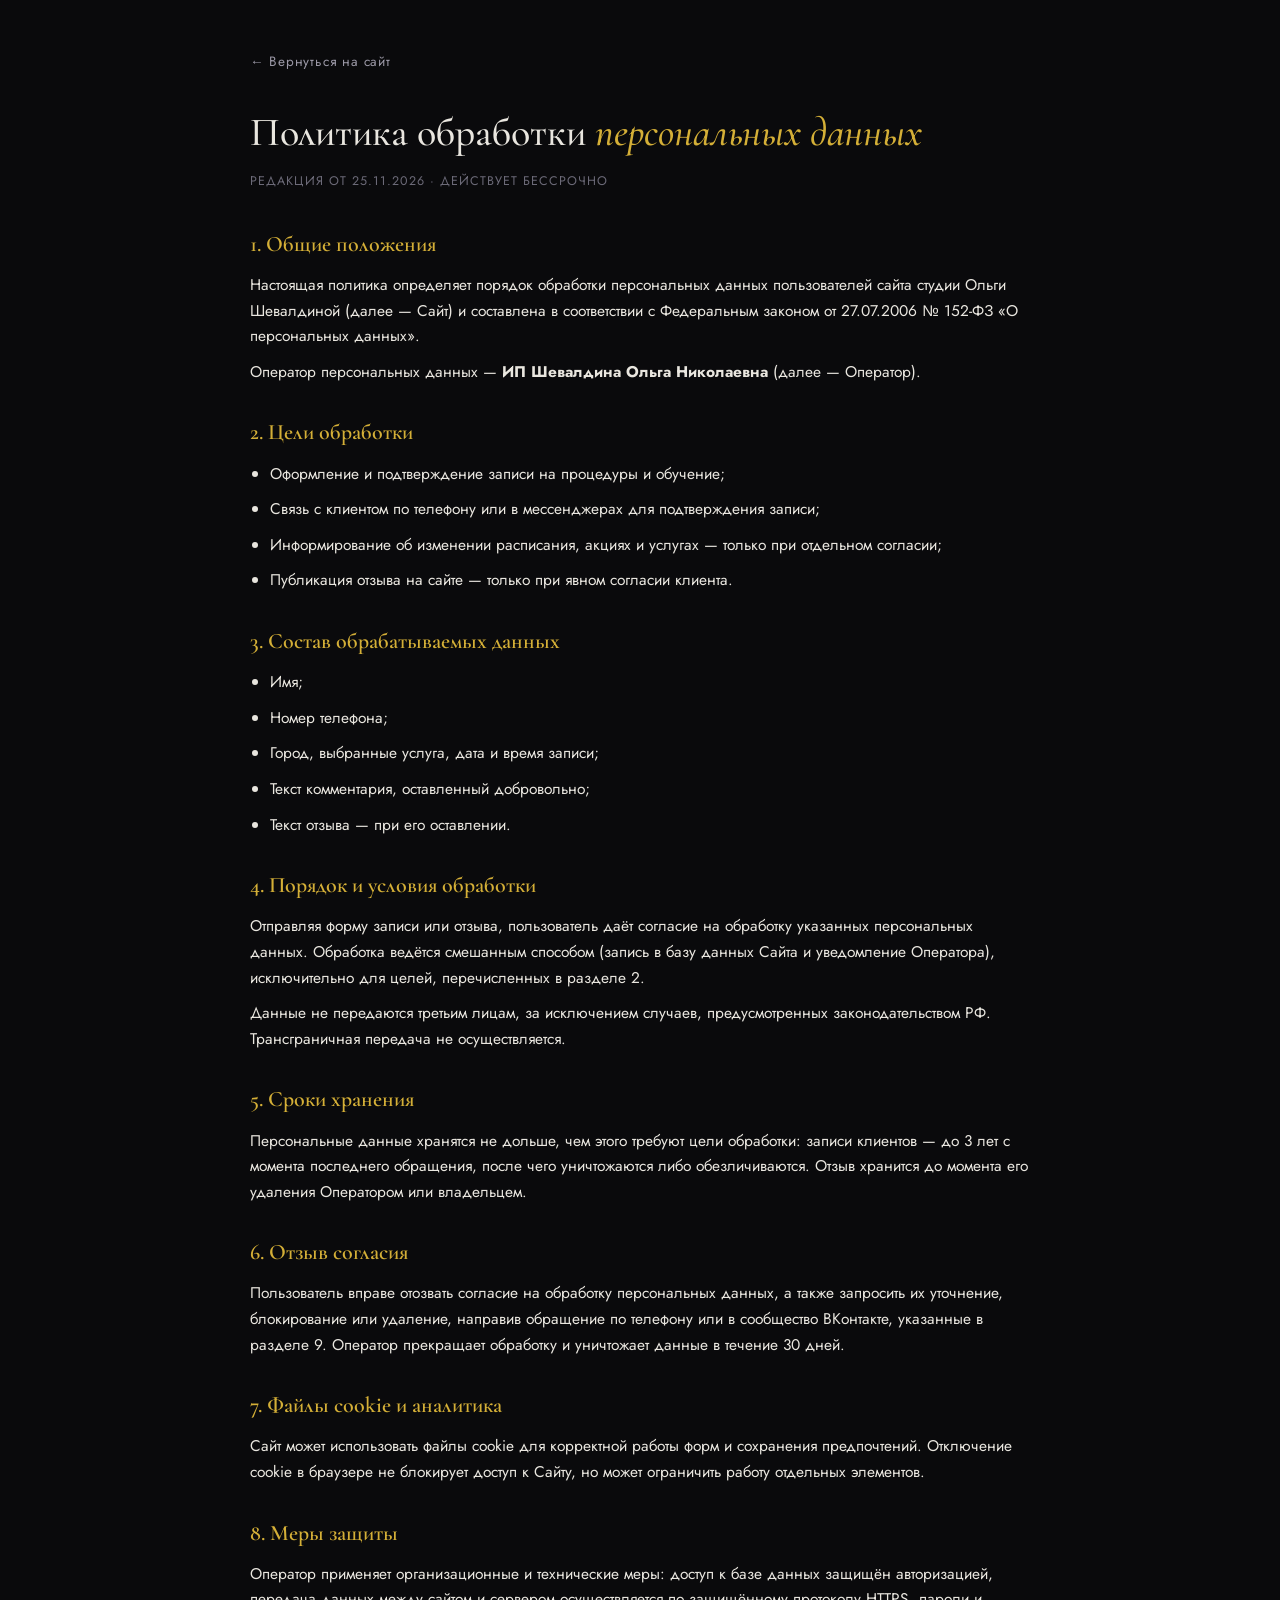
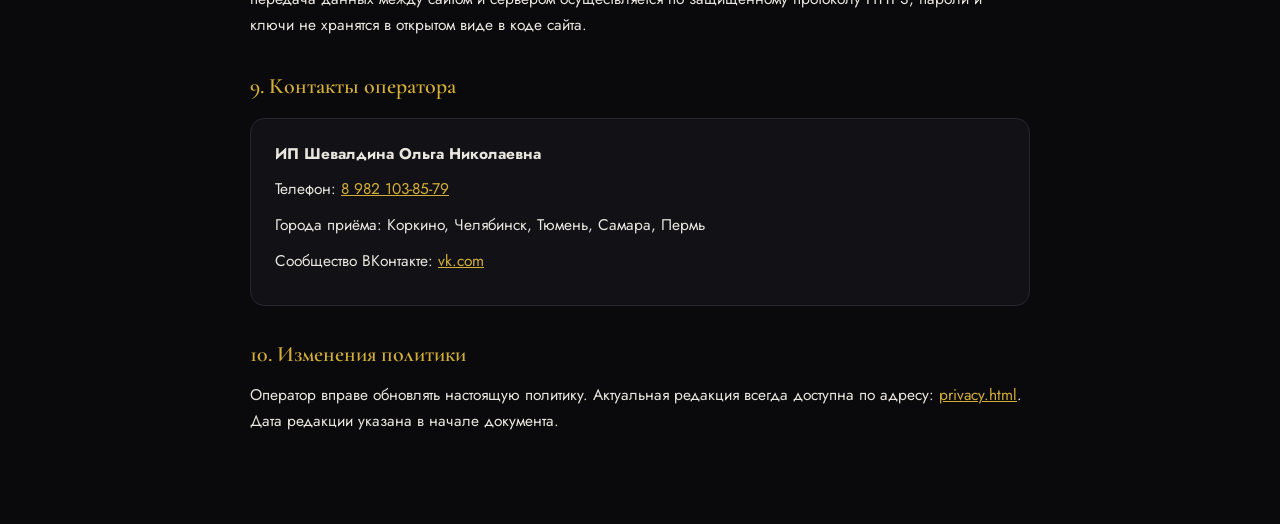
<file: dark-luxury/privacy.html>
<!DOCTYPE html>
<html lang="ru">
<head>
<meta charset="UTF-8"/>
<meta name="viewport" content="width=device-width, initial-scale=1.0"/>
<title>Политика обработки персональных данных — Студия Ольги Шевалдиной</title>
<meta name="description" content="Политика обработки персональных данных студии Ольги Шевалдиной (152-ФЗ)."/>
<meta name="robots" content="noindex, follow"/>
<meta name="theme-color" content="#08080b"/>
<link rel="icon" type="image/svg+xml" href="favicon.svg"/>
<link rel="canonical" href="https://grishkov0106-cmd.github.io/shevaldina-demo-v2/dark-luxury/privacy.html"/>
<link rel="preconnect" href="https://fonts.googleapis.com">
<link rel="preconnect" href="https://fonts.gstatic.com" crossorigin>
<link href="https://fonts.googleapis.com/css2?family=Cormorant+Garamond:wght@400;500;600&family=Jost:wght@300;400;500&display=swap" rel="stylesheet">
<style>
:root{--bg:#0a0a0c;--bg2:#121216;--ink:#e9e6df;--muted:#9b98a6;--dim:#6c6a78;--gold:#d4af37;--line:#26262e;
--serif:'Cormorant Garamond',Georgia,serif;--sans:'Jost','Segoe UI',sans-serif}
*{box-sizing:border-box;margin:0;padding:0}
body{background:var(--bg);color:var(--ink);font-family:var(--sans);font-size:15.5px;line-height:1.65}
.wrap{max-width:820px;margin:0 auto;padding:48px 20px 80px}
a{color:var(--gold)}
h1{font-family:var(--serif);font-size:clamp(28px,5vw,40px);font-weight:500;margin-bottom:6px}
h1 em{color:var(--gold)}
.updated{color:var(--dim);font-size:12.5px;letter-spacing:.08em;text-transform:uppercase;margin-bottom:34px}
h2{font-family:var(--serif);font-size:22px;font-weight:600;color:var(--gold);margin:30px 0 10px}
p,li{margin-bottom:10px}
ul{padding-left:20px}
.card{background:var(--bg2);border:1px solid var(--line);border-radius:14px;padding:22px 24px;margin-top:14px}
.back{display:inline-flex;align-items:center;gap:8px;margin-bottom:26px;color:var(--muted);text-decoration:none;font-size:13.5px;letter-spacing:.06em}
.back:hover{color:var(--gold)}
.contact b{color:var(--ink)}
</style>
</head>
<body>
<div class="wrap">
  <a class="back" href="index.html">← Вернуться на сайт</a>
  <h1>Политика обработки <em>персональных данных</em></h1>
  <p class="updated">Редакция от 25.11.2026 · действует бессрочно</p>

  <h2>1. Общие положения</h2>
  <p>Настоящая политика определяет порядок обработки персональных данных пользователей сайта студии Ольги Шевалдиной (далее — Сайт) и составлена в соответствии с Федеральным законом от 27.07.2006 № 152-ФЗ «О персональных данных».</p>
  <p>Оператор персональных данных — <b>ИП Шевалдина Ольга Николаевна</b> (далее — Оператор).</p>

  <h2>2. Цели обработки</h2>
  <ul>
    <li>Оформление и подтверждение записи на процедуры и обучение;</li>
    <li>Связь с клиентом по телефону или в мессенджерах для подтверждения записи;</li>
    <li>Информирование об изменении расписания, акциях и услугах — только при отдельном согласии;</li>
    <li>Публикация отзыва на сайте — только при явном согласии клиента.</li>
  </ul>

  <h2>3. Состав обрабатываемых данных</h2>
  <ul>
    <li>Имя;</li>
    <li>Номер телефона;</li>
    <li>Город, выбранные услуга, дата и время записи;</li>
    <li>Текст комментария, оставленный добровольно;</li>
    <li>Текст отзыва — при его оставлении.</li>
  </ul>

  <h2>4. Порядок и условия обработки</h2>
  <p>Отправляя форму записи или отзыва, пользователь даёт согласие на обработку указанных персональных данных. Обработка ведётся смешанным способом (запись в базу данных Сайта и уведомление Оператора), исключительно для целей, перечисленных в разделе 2.</p>
  <p>Данные не передаются третьим лицам, за исключением случаев, предусмотренных законодательством РФ. Трансграничная передача не осуществляется.</p>

  <h2>5. Сроки хранения</h2>
  <p>Персональные данные хранятся не дольше, чем этого требуют цели обработки: записи клиентов — до 3 лет с момента последнего обращения, после чего уничтожаются либо обезличиваются. Отзыв хранится до момента его удаления Оператором или владельцем.</p>

  <h2>6. Отзыв согласия</h2>
  <p>Пользователь вправе отозвать согласие на обработку персональных данных, а также запросить их уточнение, блокирование или удаление, направив обращение по телефону или в сообщество ВКонтакте, указанные в разделе 9. Оператор прекращает обработку и уничтожает данные в течение 30 дней.</p>

  <h2>7. Файлы cookie и аналитика</h2>
  <p>Сайт может использовать файлы cookie для корректной работы форм и сохранения предпочтений. Отключение cookie в браузере не блокирует доступ к Сайту, но может ограничить работу отдельных элементов.</p>

  <h2>8. Меры защиты</h2>
  <p>Оператор применяет организационные и технические меры: доступ к базе данных защищён авторизацией, передача данных между сайтом и сервером осуществляется по защищённому протоколу HTTPS, пароли и ключи не хранятся в открытом виде в коде сайта.</p>

  <h2>9. Контакты оператора</h2>
  <div class="card contact">
    <p><b>ИП Шевалдина Ольга Николаевна</b></p>
    <p>Телефон: <a href="tel:+79821038579">8 982 103-85-79</a></p>
    <p>Города приёма: Коркино, Челябинск, Тюмень, Самара, Пермь</p>
    <p>Сообщество ВКонтакте: <a href="https://vk.com/" target="_blank" rel="noopener">vk.com</a></p>
  </div>

  <h2>10. Изменения политики</h2>
  <p>Оператор вправе обновлять настоящую политику. Актуальная редакция всегда доступна по адресу: <a href="privacy.html">privacy.html</a>. Дата редакции указана в начале документа.</p>
</div>
</body>
</html>
</file>
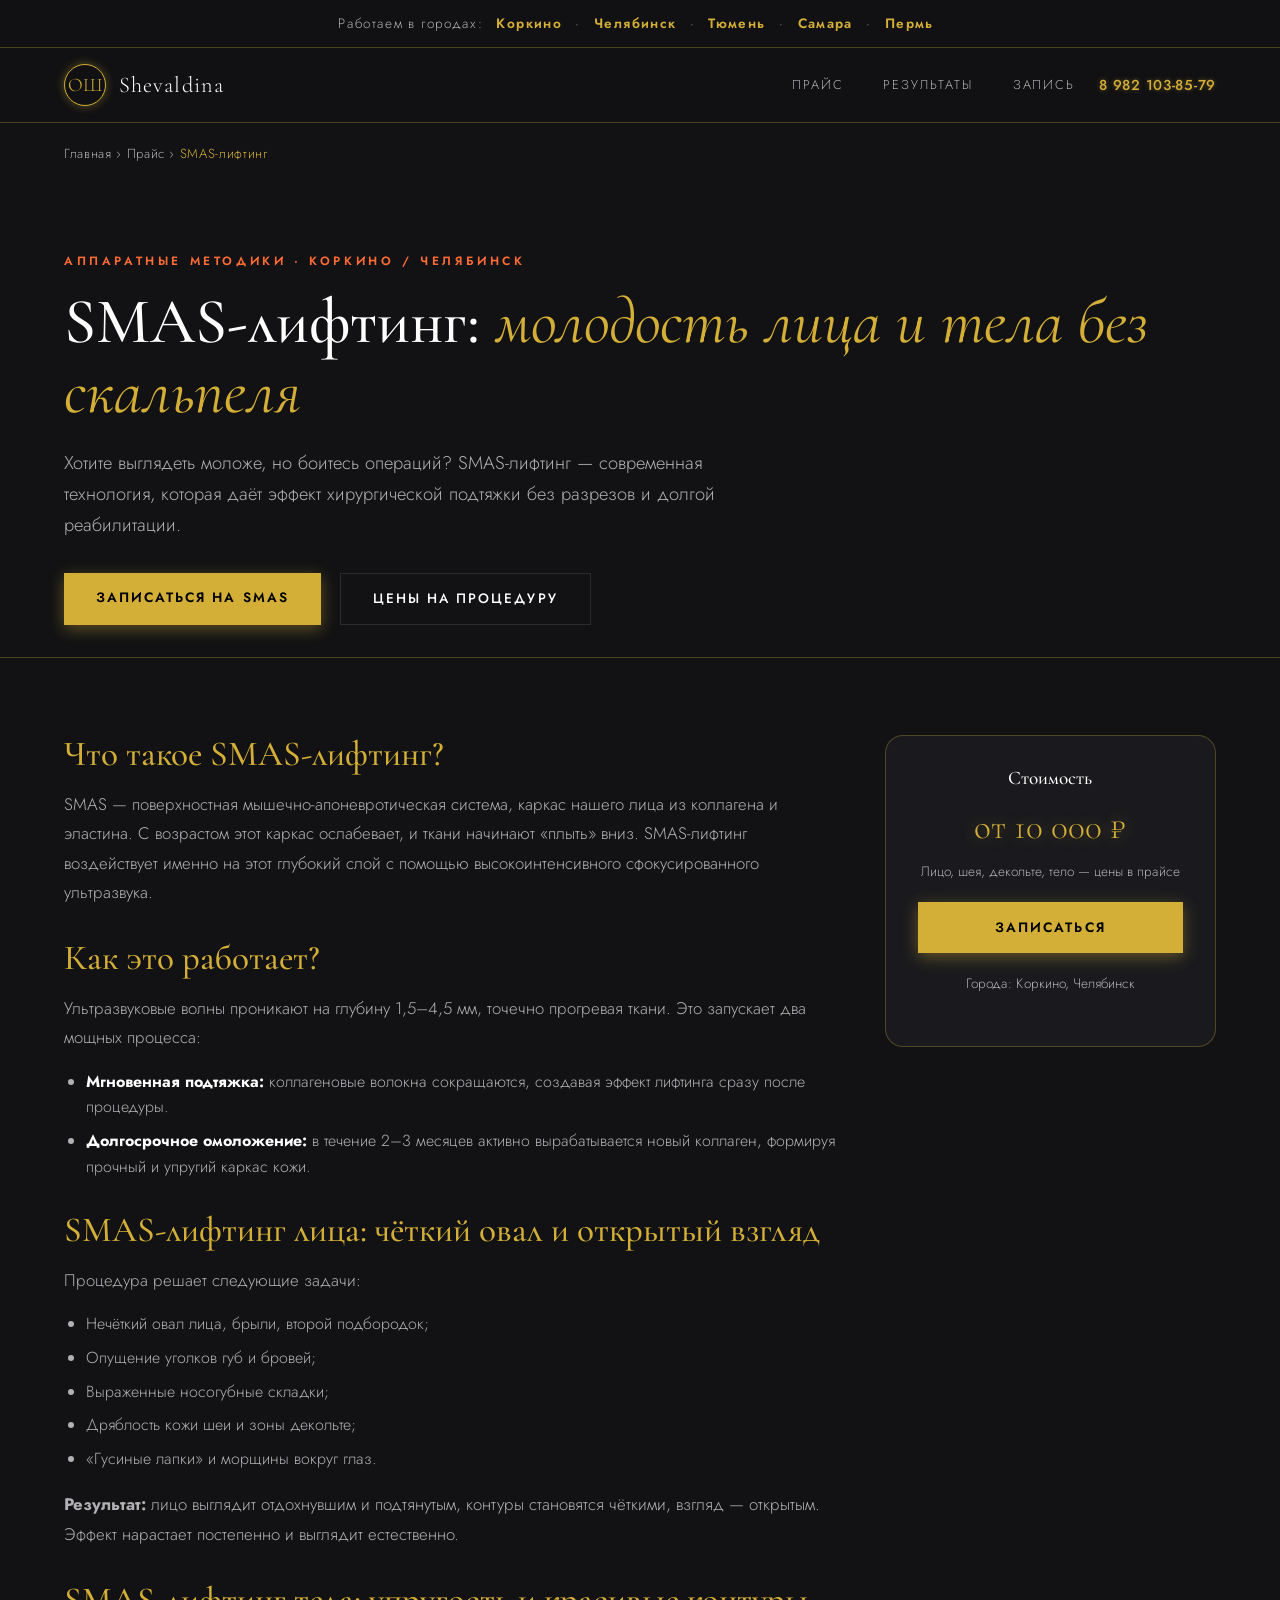
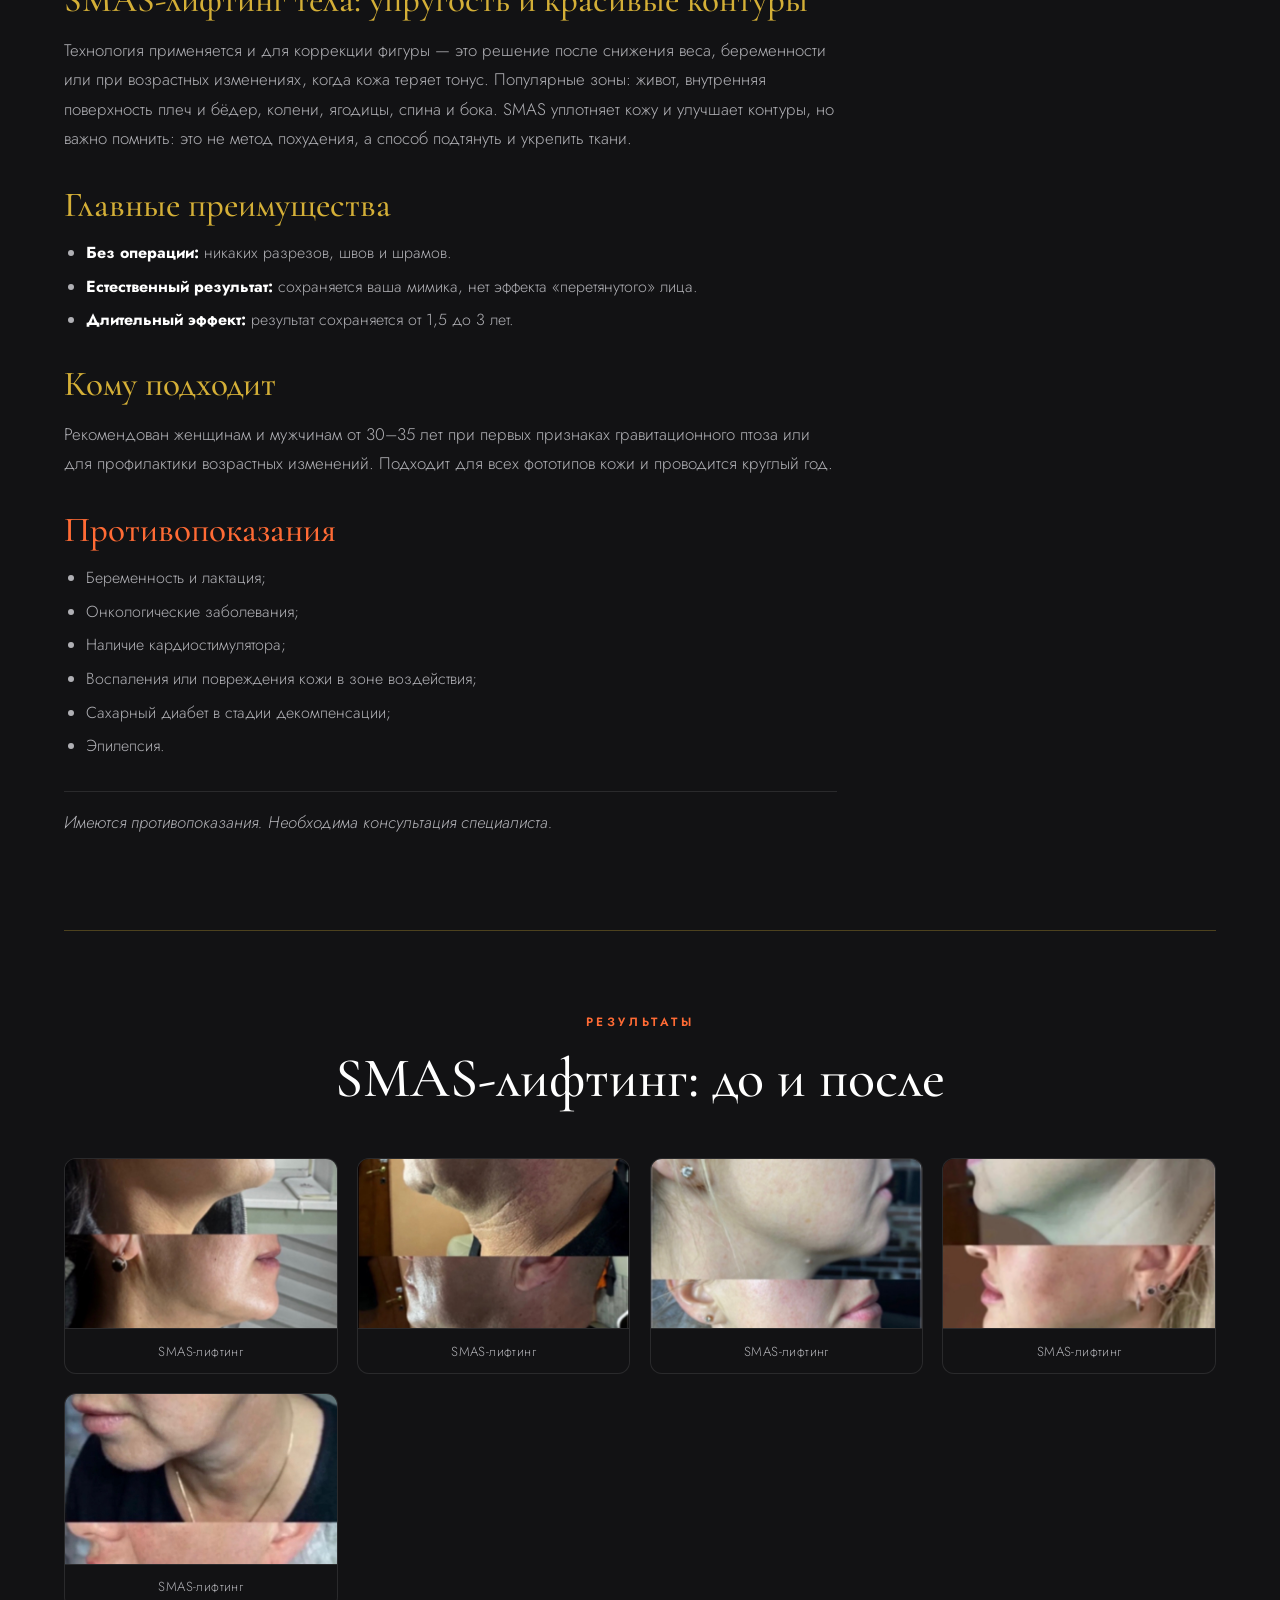
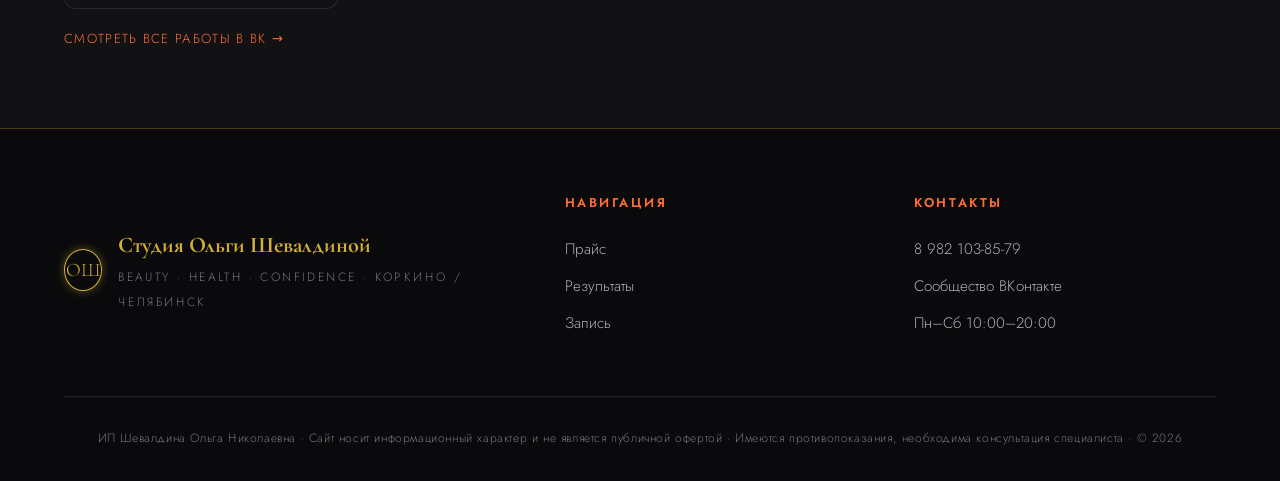
<file: dark-luxury/procedures/smas.html>
<!DOCTYPE html>
<html lang="ru">
<head>
<meta charset="UTF-8"/>
<meta name="viewport" content="width=device-width, initial-scale=1.0"/>
<title>SMAS-лифтинг в Челябинске и Коркино — цены, как работает, противопоказания | Ольга Шевалдина</title>
<meta name="description" content="SMAS-лифтинг лица и тела без операции: как работает ультразвуковой лифтинг, зоны коррекции, результат до 3 лет, противопоказания. Запись к косметологу Ольге Шевалдиной в Челябинске и Коркино."/>
<link rel="canonical" href="https://grishkov0106-cmd.github.io/dark-luxury/procedures/smas.html"/>
<link rel="preconnect" href="https://fonts.googleapis.com">
<link rel="preconnect" href="https://fonts.gstatic.com" crossorigin>
<link href="https://fonts.googleapis.com/css2?family=Cormorant+Garamond:ital,wght@0,400;0,500;0,600;1,400&family=Jost:wght@300;400;500&display=swap" rel="stylesheet">
<link rel="stylesheet" href="../css/style.css"/>
<meta property="og:type" content="article"/>
<meta property="og:site_name" content="Студия Ольги Шевалдиной"/>
<meta property="og:title" content="SMAS-лифтинг: молодость лица и тела без скальпеля"/>
<meta property="og:description" content="Современная технология подтяжки без разрезов и долгой реабилитации. Как работает, кому подходит, противопоказания."/>
<meta property="og:url" content="https://grishkov0106-cmd.github.io/dark-luxury/procedures/smas.html"/>
<meta property="og:image" content="https://grishkov0106-cmd.github.io/img/olga-hero.jpg"/>
<meta name="geo.region" content="RU-CHE"/>
<meta name="geo.placename" content="Челябинск, Коркино"/>
<script type="application/ld+json">
{
  "@context":"https://schema.org",
  "@graph":[
    {"@type":"BreadcrumbList","itemListElement":[
      {"@type":"ListItem","position":1,"name":"Главная","item":"https://grishkov0106-cmd.github.io/dark-luxury/"},
      {"@type":"ListItem","position":2,"name":"Прайс","item":"https://grishkov0106-cmd.github.io/dark-luxury/#price"},
      {"@type":"ListItem","position":3,"name":"SMAS-лифтинг","item":"https://grishkov0106-cmd.github.io/dark-luxury/procedures/smas.html"}
    ]},
    {"@type":"MedicalProcedure","name":"SMAS-лифтинг","procedureType":"https://schema.org/UltrasonicProcedure","bodyLocation":["Лицо","Шея","Декольте","Живот","Бёдра","Ягодицы","Руки"],"description":"Подтяжка тканей с помощью высокоинтенсивного сфокусированного ультразвука без хирургических разрезов.","performer":{"@type":"Person","name":"Ольга Шевалдина","jobTitle":"Врач-косметолог"},"areaServed":["Коркино","Челябинск"],"url":"https://grishkov0106-cmd.github.io/dark-luxury/procedures/smas.html"}
  ]
}
</script>
</head>
<body>

<div class="cities-bar">Работаем в городах: <span>Коркино</span> · <span>Челябинск</span> · <span>Тюмень</span> · <span>Самара</span> · <span>Пермь</span></div>

<header class="topbar">
  <div class="container topbar__in">
    <a href="../index.html" class="logo"><span class="logo__mono">ОШ</span><span class="logo__word">Shevaldina</span></a>
    <nav class="menu" id="menu">
      <a href="../index.html#price">Прайс</a>
      <a href="../index.html#results">Результаты</a>
      <a href="../index.html#contact">Запись</a>
    </nav>
    <a href="tel:+79821038579" class="phone-link">8 982 103-85-79</a>
    <button class="burger" id="burger" aria-label="Меню"><span></span><span></span></button>
  </div>
</header>

<nav class="proc-crumbs container" aria-label="Хлебные крошки">
  <a href="../index.html">Главная</a> › <a href="../index.html#price">Прайс</a> › <span>SMAS-лифтинг</span>
</nav>

<section class="proc-hero">
  <div class="container">
    <p class="overline">Аппаратные методики · Коркино / Челябинск</p>
    <h1>SMAS-лифтинг: <em>молодость лица и тела без скальпеля</em></h1>
    <p class="proc-lead">Хотите выглядеть моложе, но боитесь операций? SMAS-лифтинг — современная технология, которая даёт эффект хирургической подтяжки без разрезов и долгой реабилитации.</p>
    <div class="proc-actions">
      <a href="../index.html#contact" class="btn btn--gold">Записаться на SMAS</a>
      <a href="../index.html#price" class="btn btn--line">Цены на процедуру</a>
    </div>
  </div>
</section>

<article class="proc-wrap container">
  <div class="proc-content">
    <h2>Что такое SMAS-лифтинг?</h2>
    <p>SMAS — поверхностная мышечно-апоневротическая система, каркас нашего лица из коллагена и эластина. С возрастом этот каркас ослабевает, и ткани начинают «плыть» вниз. SMAS-лифтинг воздействует именно на этот глубокий слой с помощью высокоинтенсивного сфокусированного ультразвука.</p>

    <h2>Как это работает?</h2>
    <p>Ультразвуковые волны проникают на глубину 1,5–4,5 мм, точечно прогревая ткани. Это запускает два мощных процесса:</p>
    <ul>
      <li><b>Мгновенная подтяжка:</b> коллагеновые волокна сокращаются, создавая эффект лифтинга сразу после процедуры.</li>
      <li><b>Долгосрочное омоложение:</b> в течение 2–3 месяцев активно вырабатывается новый коллаген, формируя прочный и упругий каркас кожи.</li>
    </ul>

    <h2>SMAS-лифтинг лица: чёткий овал и открытый взгляд</h2>
    <p>Процедура решает следующие задачи:</p>
    <ul>
      <li>Нечёткий овал лица, брыли, второй подбородок;</li>
      <li>Опущение уголков губ и бровей;</li>
      <li>Выраженные носогубные складки;</li>
      <li>Дряблость кожи шеи и зоны декольте;</li>
      <li>«Гусиные лапки» и морщины вокруг глаз.</li>
    </ul>
    <p><b>Результат:</b> лицо выглядит отдохнувшим и подтянутым, контуры становятся чёткими, взгляд — открытым. Эффект нарастает постепенно и выглядит естественно.</p>

    <h2>SMAS-лифтинг тела: упругость и красивые контуры</h2>
    <p>Технология применяется и для коррекции фигуры — это решение после снижения веса, беременности или при возрастных изменениях, когда кожа теряет тонус. Популярные зоны: живот, внутренняя поверхность плеч и бёдер, колени, ягодицы, спина и бока. SMAS уплотняет кожу и улучшает контуры, но важно помнить: это не метод похудения, а способ подтянуть и укрепить ткани.</p>

    <h2>Главные преимущества</h2>
    <ul>
      <li><b>Без операции:</b> никаких разрезов, швов и шрамов.</li>
      <li><b>Естественный результат:</b> сохраняется ваша мимика, нет эффекта «перетянутого» лица.</li>
      <li><b>Длительный эффект:</b> результат сохраняется от 1,5 до 3 лет.</li>
    </ul>

    <h2>Кому подходит</h2>
    <p>Рекомендован женщинам и мужчинам от 30–35 лет при первых признаках гравитационного птоза или для профилактики возрастных изменений. Подходит для всех фототипов кожи и проводится круглый год.</p>

    <h2 class="proc-warn">Противопоказания</h2>
    <ul>
      <li>Беременность и лактация;</li>
      <li>Онкологические заболевания;</li>
      <li>Наличие кардиостимулятора;</li>
      <li>Воспаления или повреждения кожи в зоне воздействия;</li>
      <li>Сахарный диабет в стадии декомпенсации;</li>
      <li>Эпилепсия.</li>
    </ul>
    <p class="proc-disclaimer">Имеются противопоказания. Необходима консультация специалиста.</p>
  </div>

  <aside class="proc-side">
    <div class="proc-side__card">
      <h3>Стоимость</h3>
      <p class="proc-price">от 10 000 ₽</p>
      <p class="proc-muted">Лицо, шея, декольте, тело — цены в прайсе</p>
      <a href="../index.html#contact" class="btn btn--gold btn--full">Записаться</a>
      <p class="proc-muted" style="margin-top:.8rem">Города: Коркино, Челябинск</p>
    </div>
  </aside>
</article>

<section class="proc-gallery container">
  <div class="sec-head"><p class="overline">Результаты</p><h2>SMAS-лифтинг: до и после</h2></div>
  <div id="smasGallery" class="res-grid"></div>
  <p class="res-empty" id="smasEmpty" hidden>Фото результатов SMAS готовятся. Все работы — в сообществе ВКонтакте.</p>
  <a class="res-vk" id="procVkLink" href="#" target="_blank" rel="noopener">Смотреть все работы в ВК →</a>
</section>

<footer class="foot">
  <div class="container foot__in">
    <div class="foot__brand"><span class="logo__mono">ОШ</span><div><b>Студия Ольги Шевалдиной</b><small>Beauty · Health · Confidence · Коркино / Челябинск</small></div></div>
    <div class="foot__col"><h4>Навигация</h4><a href="../index.html#price">Прайс</a><a href="../index.html#results">Результаты</a><a href="../index.html#contact">Запись</a></div>
    <div class="foot__col"><h4>Контакты</h4><a href="tel:+79821038579">8 982 103-85-79</a><a href="https://vk.com/" target="_blank" rel="noopener">Сообщество ВКонтакте</a><p>Пн–Сб 10:00–20:00</p></div>
  </div>
  <div class="container foot__legal">ИП Шевалдина Ольга Николаевна · Сайт носит информационный характер и не является публичной офертой · Имеются противопоказания, необходима консультация специалиста · © <span id="yr"></span></div>
</footer>

<script src="../../services.js"></script>
<script src="../gallery.js"></script>
<script src="../lightbox.js"></script>
<script>
(function(){
  const y=document.getElementById('yr');if(y)y.textContent=new Date().getFullYear();
  const burger=document.getElementById('burger'),menu=document.getElementById('menu');
  if(burger&&menu){burger.addEventListener('click',()=>menu.classList.toggle('open'));menu.querySelectorAll('a').forEach(l=>l.addEventListener('click',()=>menu.classList.remove('open')));}
  function esc(s){return String(s==null?'':s).replace(/[&<>"']/g,c=>({'&':'&amp;','<':'&lt;','>':'&gt;','"':'&quot;',"'":'&#39;'}[c]));}
  // ссылка ВК из единой заглушки gallery.js
  const vk=document.getElementById('procVkLink');
  if(vk)vk.href=window.VK_ALBUM||'#';
  const wrap=document.getElementById('smasGallery');
  const empty=document.getElementById('smasEmpty');
  if(!wrap||!window.getGalleryData)return;
  (async function(){
    let data={};
    try{ data=await window.getGalleryData('../img/',['smas']); }catch(e){ data={}; }
    const photos=(data.smas||[]).slice(0,5);
    if(!photos.length){ wrap.style.display='none'; if(empty)empty.hidden=false; return; }
    wrap.innerHTML=photos.map(p=>`<figure class="res-photo"><img src="${esc(p.src)}" alt="SMAS-лифтинг — до и после" loading="lazy"/><figcaption>${esc(p.caption)}</figcaption></figure>`).join('');
  })();
})();
</script>
</body>
</html>
</file>
<file: dark-luxury/css/style.css>
/* ===== DARK LUXURY · «Чёрный бархат» (огненная палитра + галерея + процедуры + мобильный лайтбокс) ===== */
:root{
  --bg:#121214; --bg2:#1a1a1e;
  --ink:#ffffff; --muted:#b0b0b5; --dim:#75757a;
  --gold:#d4af37; --gold-glow:rgba(212,175,55,.4);
  --accent-fire:#ff6b35; --accent-deep:#c92a2a;
  --hair:rgba(212,175,55,.3); --hair2:rgba(255,255,255,.1);
  --serif:"Cormorant Garamond",Georgia,serif; --sans:"Jost",system-ui,sans-serif;
}
*{box-sizing:border-box;margin:0;padding:0}
html{scroll-behavior:smooth}
body{background:var(--bg);color:var(--ink);font-family:var(--sans);font-weight:300;line-height:1.6;-webkit-font-smoothing:antialiased}
img{display:block;max-width:100%}
a{color:inherit;text-decoration:none}
.container{width:min(1180px,90%);margin-inline:auto}
.container-side{width:min(1180px,90%);margin-inline:auto}
h1,h2,h3{font-family:var(--serif);font-weight:500;line-height:1.1;color:var(--ink)}
.overline{font-size:.75rem;letter-spacing:.3em;text-transform:uppercase;color:var(--accent-fire);font-weight:600;margin-bottom:1rem;display:inline-block}

/* ===== КНОПКИ ===== */
.btn{display:inline-block;padding:.9rem 2rem;font-family:var(--sans);font-weight:500;font-size:.85rem;letter-spacing:.15em;text-transform:uppercase;border:none;cursor:pointer;transition:.3s cubic-bezier(.25,.8,.25,1);position:relative;overflow:hidden;z-index:1}
.btn::before{content:"";position:absolute;top:0;left:-100%;width:100%;height:100%;background:linear-gradient(90deg,transparent,rgba(255,255,255,.2),transparent);transition:.5s;z-index:-1}
.btn:hover::before{left:100%}
.btn--fire{background:linear-gradient(135deg,var(--accent-fire),#ff8c69);color:#fff;box-shadow:0 4px 15px rgba(255,107,53,.4)}
.btn--fire:hover{transform:translateY(-2px);box-shadow:0 8px 25px rgba(255,107,53,.6);filter:brightness(1.1)}
.btn--gold-outline{background:transparent;border:1px solid var(--gold);color:var(--gold)}
.btn--gold-outline:hover{background:var(--gold);color:#000;box-shadow:0 0 15px var(--gold-glow)}
.btn--gold{background:var(--gold);color:#000;font-weight:600;box-shadow:0 4px 15px var(--gold-glow)}
.btn--gold:hover{background:#ebd58f;box-shadow:0 6px 20px rgba(235,213,143,.6);transform:scale(1.02)}
.btn--line{border:1px solid var(--hair2);color:var(--ink)}
.btn--line:hover{border-color:var(--accent-fire);color:var(--accent-fire)}
.btn--full{width:100%;text-align:center}

/* ===== ПОЛОСА ГОРОДОВ (обычный блок, уходит при скролле) ===== */
.cities-bar{text-align:center;padding:.8rem 0;background:rgba(18,18,20,.98);border-bottom:1px solid var(--hair);font-size:.85rem;letter-spacing:.1em;color:var(--muted);position:relative;z-index:10}
.cities-bar span{color:var(--gold);font-weight:600;margin:0 .5rem}

/* ===== ШАПКА (липкая) ===== */
.topbar{position:sticky;top:0;z-index:90;background:rgba(18,18,20,.98);backdrop-filter:blur(10px);-webkit-backdrop-filter:blur(10px);border-bottom:1px solid var(--hair)}
.topbar__in{display:flex;align-items:center;gap:1.5rem;padding:1rem 0}
.logo{display:flex;align-items:center;gap:.8rem}
.logo__mono{font-family:var(--serif);font-size:1.2rem;color:var(--gold);border:1px solid var(--gold);width:42px;height:42px;display:flex;align-items:center;justify-content:center;border-radius:50%;box-shadow:0 0 10px var(--gold-glow)}
.logo__word{font-family:var(--serif);font-size:1.4rem;letter-spacing:.05em;color:var(--ink)}
.menu{margin-left:auto;display:flex;gap:2.5rem}
.menu a{font-size:.8rem;letter-spacing:.15em;text-transform:uppercase;color:var(--muted);transition:color .3s;position:relative}
.menu a::after{content:"";position:absolute;bottom:-5px;left:0;width:0;height:2px;background:var(--accent-fire);transition:.3s}
.menu a:hover{color:var(--ink)}
.menu a:hover::after{width:100%}
.phone-link{font-size:.9rem;letter-spacing:.05em;color:var(--gold);font-weight:500;text-shadow:0 0 5px var(--gold-glow)}
.burger{display:none;flex-direction:column;gap:6px;width:44px;height:44px;background:none;border:1px solid var(--hair2);cursor:pointer;align-items:center;justify-content:center;border-radius:8px}
.burger span{width:20px;height:2px;background:var(--ink)}

/* ===== HERO ===== */
.hero{padding:clamp(2rem,5vw,4rem) 0 0}
.hero__grid{display:grid;grid-template-columns:1.1fr .9fr;min-height:80vh;align-items:center}
.hero__text{padding:3rem clamp(1rem,4vw,3rem) 3rem max(4vw,calc((100vw - 1180px)/2 + 5%))}
.hero h1{font-size:clamp(3.5rem,8vw,6rem);margin-bottom:1.5rem;line-height:1.05;text-shadow:0 10px 30px rgba(0,0,0,.5)}
.hero h1 em{font-style:italic;color:var(--gold);font-weight:400;text-shadow:0 0 20px var(--gold-glow)}
.hero__role{color:var(--accent-fire);font-size:1rem;letter-spacing:.05em;margin-bottom:1.5rem;font-weight:500;text-transform:uppercase}
.hero__lead{color:var(--muted);max-width:50ch;margin-bottom:2.5rem;font-size:1.1rem;line-height:1.7}
.hero__actions{display:flex;gap:1.2rem;flex-wrap:wrap;margin-bottom:2rem}
.hero__fine{font-size:.8rem;color:var(--dim);letter-spacing:.05em}
.hero__photo{position:relative;overflow:hidden;background:var(--bg2);border-left:1px solid var(--hair)}
.hero__photo img{width:100%;height:100%;object-fit:cover;object-position:center 20%;filter:contrast(1.1) saturate(1.1)}
.hero__ph-fb{display:none;position:absolute;inset:0;align-items:center;justify-content:center;background:radial-gradient(circle at center,#2a2a2e,#000)}
.hero__ph-fb span{font-family:var(--serif);font-size:8rem;color:var(--gold);opacity:.3;text-shadow:0 0 50px var(--gold)}
.hero__caption{position:absolute;left:0;right:0;bottom:0;padding:4rem 2rem 2rem;background:linear-gradient(to top,rgba(0,0,0,.95) 0%,rgba(0,0,0,.7) 40%,transparent 100%);font-family:var(--sans);font-weight:600;font-size:1.4rem;color:#fff;line-height:1.3;text-align:center;letter-spacing:.05em;text-transform:uppercase;z-index:2;text-shadow:0 2px 10px rgba(0,0,0,.8)}

/* ===== STUDIO ===== */
.studio{padding:clamp(4rem,8vw,7rem) 0;border-top:1px solid var(--hair)}
.studio__grid{display:grid;grid-template-columns:1.2fr .8fr;gap:4rem;align-items:center}
.studio__quote p{font-family:var(--serif);font-size:clamp(1.5rem,3vw,2.2rem);line-height:1.5;font-style:italic;color:var(--ink)}
.studio__quote .sign{display:block;margin-top:1.5rem;color:var(--gold);font-size:.9rem;letter-spacing:.2em;text-transform:uppercase;font-weight:600}
.studio__facts{display:grid;gap:2rem;border-left:2px solid var(--accent-fire);padding-left:2.5rem}
.fact b{display:block;font-family:var(--serif);font-size:3rem;color:var(--gold);font-weight:600;line-height:1;text-shadow:0 0 15px var(--gold-glow)}
.fact span{color:var(--muted);font-size:.9rem;letter-spacing:.05em;text-transform:uppercase}

/* ===== PRICE ===== */
.price{padding:clamp(4rem,8vw,7rem) 0;border-top:1px solid var(--hair);background:var(--bg2)}
.sec-head{text-align:center;margin-bottom:3rem}
.sec-head h2{font-size:clamp(2.5rem,5vw,3.5rem);margin-bottom:1rem;color:var(--ink)}
.sec-sub{color:var(--muted);max-width:60ch;margin:0 auto;font-size:1rem}
.filters{display:flex;flex-wrap:wrap;gap:.8rem;justify-content:center;margin-bottom:2rem}
.filt{padding:.6rem 1.5rem;border:1px solid var(--hair2);background:rgba(255,255,255,.03);color:var(--muted);font-family:var(--sans);font-size:.8rem;letter-spacing:.1em;text-transform:uppercase;cursor:pointer;transition:.3s;border-radius:30px}
.filt:hover{border-color:var(--gold);color:var(--gold);background:rgba(212,175,55,.1)}
.filt.on{border-color:var(--accent-fire);background:var(--accent-fire);color:#fff;box-shadow:0 4px 15px rgba(255,107,53,.4);font-weight:600}
.find{max-width:500px;margin:0 auto 3rem}
.find input{width:100%;background:rgba(0,0,0,.3);border:1px solid var(--hair);color:var(--ink);font-family:var(--serif);font-size:1.3rem;padding:1rem 1.5rem;text-align:center;border-radius:50px;transition:.3s}
.find input:focus{outline:none;border-color:var(--gold);box-shadow:0 0 20px var(--gold-glow);background:rgba(0,0,0,.5)}
.find input::placeholder{color:var(--dim);font-style:italic}
.pricelist{display:grid;gap:0}
.pl-group{margin-bottom:3.5rem}
.pl-group__title{font-family:var(--serif);font-size:1.8rem;color:var(--gold);text-align:center;margin-bottom:1.5rem;position:relative;text-transform:uppercase;letter-spacing:.1em}
.pl-group__title::after{content:"";display:block;width:60px;height:2px;background:linear-gradient(90deg,transparent,var(--accent-fire),transparent);margin:.8rem auto 0}
.city-badges{display:block;font-size:.75rem;color:var(--muted);font-family:var(--sans);margin-top:.4rem;letter-spacing:.05em;opacity:.9;font-weight:400;text-transform:none}
.pl-group__more{display:inline-block;margin-top:.8rem;font-family:var(--sans);font-size:.78rem;letter-spacing:.05em;color:var(--accent-fire);border-bottom:1px solid transparent;transition:.3s}
.pl-group__more:hover{color:var(--gold);border-color:var(--gold)}
.pl-row{display:flex;align-items:baseline;gap:1rem;padding:1.2rem 0;border-bottom:1px solid var(--hair2);transition:.3s}
.pl-row:hover{background:rgba(255,255,255,.02);transform:translateX(5px)}
.pl-row__name{font-size:1.2rem;color:var(--ink);line-height:1.4;font-weight:400}
.pl-row__name small{display:block;font-size:.85rem;letter-spacing:.05em;margin-top:.3rem;font-weight:300}
.service-cities{color:var(--dim);font-size:.75rem;opacity:.85}
.service-note{color:var(--muted);font-style:italic}
.pl-row__dots{flex:1;border-bottom:1px dotted var(--hair);transform:translateY(-6px);opacity:.5}
.pl-row__price{font-family:var(--serif);font-size:1.5rem;color:var(--gold);white-space:nowrap;font-weight:600;text-shadow:0 0 10px var(--gold-glow)}
.pl-row__price u{text-decoration:none;font-size:.8rem;color:var(--muted);font-family:var(--sans);display:block;text-align:right;font-weight:300}
.pl-row__book{margin-left:1.5rem;border:1px solid var(--hair2);background:none;color:var(--muted);font-family:var(--sans);font-size:.75rem;letter-spacing:.1em;text-transform:uppercase;padding:.5rem 1rem;cursor:pointer;transition:.3s;white-space:nowrap;border-radius:4px}
.pl-row__book:hover{border-color:var(--accent-fire);color:var(--accent-fire);box-shadow:0 0 10px rgba(255,107,53,.2)}
.none{text-align:center;color:var(--muted);padding:3rem;font-style:italic;font-family:var(--serif);font-size:1.4rem}
.price-foot{display:flex;justify-content:space-between;flex-wrap:wrap;gap:1rem;margin-top:2rem;padding-top:2rem;border-top:1px solid var(--hair);color:var(--dim);font-size:.8rem;letter-spacing:.05em}

/* ===== ГАЛЕРЕЯ "ДО / ПОСЛЕ" ===== */
.res-block{display:grid;gap:3rem;margin-top:2rem}
.res-cat{background:var(--bg2);border:1px solid var(--hair);border-radius:18px;padding:2rem}
.res-cat__title{font-family:var(--serif);font-size:1.5rem;color:var(--gold);margin-bottom:1.4rem;text-align:center;letter-spacing:.05em}
.res-grid{display:grid;grid-template-columns:repeat(auto-fill,minmax(240px,1fr));gap:1.2rem}
.res-photo{margin:0;background:var(--bg);border:1px solid var(--hair2);border-radius:12px;overflow:hidden;transition:transform .3s,border-color .3s}
.res-photo:hover{transform:translateY(-4px);border-color:var(--gold)}
.res-photo img{width:100%;aspect-ratio:16/10;object-fit:cover;display:block;cursor:zoom-in}
.res-photo figcaption{padding:.7rem .9rem;font-size:.82rem;color:var(--muted);text-align:center;letter-spacing:.03em;border-top:1px solid var(--hair2)}
.res-vk{display:inline-block;margin-top:1.2rem;font-size:.82rem;letter-spacing:.1em;text-transform:uppercase;color:var(--accent-fire);border-bottom:1px solid transparent;transition:.3s}
.res-vk:hover{color:var(--gold);border-color:var(--gold)}
.res-empty{text-align:center;color:var(--muted);font-style:italic;font-family:var(--serif);font-size:1.1rem;padding:1rem}

/* ===== APPROACH ===== */
.approach{padding:clamp(4rem,8vw,7rem) 0;border-top:1px solid var(--hair)}
.approach__grid{display:grid;grid-template-columns:.8fr 1.2fr;gap:4rem}
.approach__head h2{font-size:clamp(2.5rem,5vw,3.5rem);margin-bottom:1rem}
.approach__list{list-style:none;display:grid;gap:0}
.approach__list li{display:flex;gap:2rem;padding:2rem 0;border-top:1px solid var(--hair2);transition:.3s}
.approach__list li:hover{background:rgba(255,255,255,.02)}
.approach__list li:last-child{border-bottom:1px solid var(--hair2)}
.approach__list span{font-family:var(--serif);font-size:2rem;color:var(--accent-fire);min-width:3rem;font-weight:600;text-shadow:0 0 15px rgba(255,107,53,.3)}
.approach__list h3{font-size:1.4rem;margin-bottom:.6rem;color:var(--ink)}
.approach__list p{color:var(--muted);font-size:1rem;max-width:55ch;line-height:1.6}

/* ===== PROMO ===== */
.promo{border-top:1px solid var(--hair);border-bottom:1px solid var(--hair);background:linear-gradient(180deg,var(--bg2),var(--bg))}
.promo__in{display:grid;grid-template-columns:repeat(3,1fr);gap:0}
.promo__in>div{padding:3rem 2rem;text-align:center;border-right:1px solid var(--hair2);position:relative;overflow:hidden}
.promo__in>div:last-child{border-right:none}
.promo__in>div::before{content:"";position:absolute;top:0;left:0;width:100%;height:3px;background:var(--accent-fire);transform:scaleX(0);transition:.3s}
.promo__in>div:hover::before{transform:scaleX(1)}
.promo__in .overline{margin-bottom:.8rem;color:var(--gold)}
.promo__in h3{font-size:1.4rem;color:var(--ink);font-family:var(--serif)}

/* ===== CONTACT FORM ===== */
.contact{padding:clamp(4rem,8vw,7rem) 0}
.contact__grid{display:grid;grid-template-columns:.9fr 1.1fr;gap:4rem;align-items:start}
.contact__info h2{font-size:clamp(2.5rem,5vw,3.5rem);margin-bottom:1.5rem}
.contact__info p{color:var(--muted);margin-bottom:2rem;max-width:45ch;font-size:1.05rem;line-height:1.7}
.contact__tel{display:inline-block;font-family:var(--serif);font-size:2.5rem;color:var(--gold);border-bottom:2px solid var(--accent-fire);padding-bottom:.5rem;margin-bottom:1rem;text-shadow:0 0 20px var(--gold-glow);transition:.3s}
.contact__tel:hover{color:var(--accent-fire);border-color:var(--gold);text-shadow:0 0 20px rgba(255,107,53,.5)}
.contact__hours{color:var(--dim);font-size:.9rem;letter-spacing:.1em;text-transform:uppercase}
.cform{display:grid;gap:1.5rem;background:var(--bg2);border:1px solid var(--hair);padding:clamp(2rem,4vw,3rem);border-radius:20px;box-shadow:0 20px 50px rgba(0,0,0,.5)}
.cform label{display:grid;gap:.5rem;font-size:.75rem;letter-spacing:.15em;text-transform:uppercase;color:var(--gold);font-weight:600}
.cform input,.cform select,.cform textarea{background:rgba(0,0,0,.2);border:1px solid var(--hair2);color:var(--ink);font-family:var(--sans);font-weight:300;font-size:1.05rem;padding:.8rem 1rem;width:100%;border-radius:8px;transition:.3s}
.cform select{cursor:pointer;appearance:none;-webkit-appearance:none;background-image:url("data:image/svg+xml,%3Csvg xmlns='http://www.w3.org/2000/svg' width='12' height='12' viewBox='0 0 24 24' fill='none' stroke='%23d4af37' stroke-width='2'%3E%3Cpolyline points='6 9 12 15 18 9'/%3E%3C/svg%3E");background-repeat:no-repeat;background-position:right 1rem center}
.cform select option{background:var(--bg2);color:var(--ink)}
.cform input:focus,.cform select:focus,.cform textarea:focus{outline:none;border-color:var(--accent-fire);box-shadow:0 0 15px rgba(255,107,53,.2);background:rgba(0,0,0,.4)}
.cform input::placeholder,.cform textarea::placeholder{color:var(--dim)}
.agree{display:flex!important;flex-direction:row!important;align-items:flex-start;gap:.8rem;font-size:.8rem!important;letter-spacing:.02em!important;text-transform:none!important;color:var(--muted)!important;line-height:1.5}
.agree input{width:auto;flex-shrink:0;margin-top:.2rem;accent-color:var(--accent-fire);transform:scale(1.2)}
.cform__note{font-size:.75rem;color:var(--dim);text-align:center;font-style:italic}

/* ===== СТРАНИЦА ПРОЦЕДУРЫ ===== */
.proc-crumbs{padding:1.2rem 0;font-size:.82rem;letter-spacing:.05em;color:var(--muted)}
.proc-crumbs a{color:var(--muted);transition:color .3s}
.proc-crumbs a:hover{color:var(--gold)}
.proc-crumbs span{color:var(--gold)}
.proc-hero{padding:clamp(2rem,5vw,4rem) 0 1rem;border-bottom:1px solid var(--hair)}
.proc-hero h1{font-size:clamp(2.4rem,5vw,4rem);margin-bottom:1.2rem;line-height:1.1}
.proc-hero h1 em{font-style:italic;color:var(--gold);font-weight:400}
.proc-lead{color:var(--muted);max-width:60ch;font-size:1.15rem;line-height:1.7;margin-bottom:2rem}
.proc-actions{display:flex;gap:1.2rem;flex-wrap:wrap;margin-bottom:1rem}
.proc-wrap{display:grid;grid-template-columns:1.4fr .6fr;gap:3rem;padding:clamp(3rem,6vw,5rem) 0;align-items:start}
.proc-content h2{font-size:clamp(1.6rem,3vw,2.2rem);color:var(--gold);margin:2rem 0 1rem}
.proc-content h2:first-child{margin-top:0}
.proc-content p{color:var(--muted);font-size:1.05rem;line-height:1.75;margin-bottom:1rem}
.proc-content ul{margin:0 0 1.2rem;padding-left:1.4rem;color:var(--muted)}
.proc-content li{margin-bottom:.5rem;line-height:1.6}
.proc-content li b{color:var(--ink)}
.proc-warn{color:var(--accent-fire)!important}
.proc-disclaimer{font-size:.85rem;color:var(--dim);font-style:italic;border-top:1px solid var(--hair2);padding-top:1rem;margin-top:2rem}
.proc-side{position:sticky;top:90px}
.proc-side__card{background:var(--bg2);border:1px solid var(--hair);border-radius:18px;padding:2rem;text-align:center}
.proc-side__card h3{font-size:1.2rem;color:var(--ink);margin-bottom:.6rem}
.proc-price{font-family:var(--serif);font-size:2.2rem;color:var(--gold);text-shadow:0 0 15px var(--gold-glow);margin-bottom:.4rem}
.proc-muted{font-size:.85rem;color:var(--muted);margin-bottom:1.2rem}
.proc-gallery{padding:clamp(3rem,6vw,5rem) 0;border-top:1px solid var(--hair)}

/* ===== ОТЗЫВЫ ===== */
.reviews-slider{display:grid;grid-template-columns:repeat(auto-fit,minmax(300px,1fr));gap:1.5rem;margin-top:2rem}
.review-card{background:var(--bg2);border:1px solid var(--hair);padding:2rem;border-radius:18px;transition:transform .3s,border-color .3s;box-shadow:0 4px 15px rgba(0,0,0,.2)}
.review-card:hover{transform:translateY(-3px);border-color:var(--gold)}
.review-text{font-family:var(--serif);font-style:italic;font-size:1.1rem;line-height:1.6;margin-bottom:1rem;color:var(--ink)}
.review-author{font-size:.85rem;color:var(--gold);letter-spacing:.1em;text-transform:uppercase;font-weight:500}

/* ===== FOOTER ===== */
.foot{border-top:1px solid var(--hair);padding:4rem 0 2rem;background:#0a0a0c}
.foot__in{display:grid;grid-template-columns:1.5fr 1fr 1fr;gap:3rem}
.foot__brand{display:flex;gap:1rem;align-items:center}
.foot__brand b{font-family:var(--serif);font-size:1.4rem;display:block;color:var(--gold)}
.foot__brand small{color:var(--dim);font-size:.75rem;letter-spacing:.2em;text-transform:uppercase}
.foot__col h4{font-size:.8rem;letter-spacing:.2em;text-transform:uppercase;color:var(--accent-fire);margin-bottom:1.5rem;font-weight:600}
.foot__col a,.foot__col p{display:block;color:var(--muted);font-size:.95rem;margin-bottom:.8rem;transition:.3s}
.foot__col a:hover{color:var(--gold);padding-left:5px}
.foot__legal{margin-top:3rem;padding-top:2rem;border-top:1px solid var(--hair2);color:var(--dim);font-size:.75rem;text-align:center;letter-spacing:.05em}

/* ===== TOAST ===== */
.toast{position:fixed;left:50%;bottom:30px;transform:translateX(-50%) translateY(20px);background:var(--bg2);border:1px solid var(--accent-fire);color:var(--ink);padding:1.2rem 2rem;font-size:1rem;letter-spacing:.05em;opacity:0;pointer-events:none;transition:.4s;z-index:90;max-width:90%;box-shadow:0 10px 30px rgba(255,107,53,.3);border-radius:12px}
.toast.show{opacity:1;transform:translateX(-50%) translateY(0)}

/* ===== ЛАЙТБОКС "ДО / ПОСЛЕ" (мобильная версия) ===== */
#lb-overlay{
  position:fixed;inset:0;z-index:1000;
  background:rgba(5,5,7,.94);
  backdrop-filter:blur(6px);-webkit-backdrop-filter:blur(6px);
  display:flex;align-items:center;justify-content:center;
  opacity:0;visibility:hidden;
  transition:opacity .3s ease,visibility .3s ease;
  overscroll-behavior:contain;
}
#lb-overlay.active{opacity:1;visibility:visible}
#lb-img{
  max-width:92vw;max-height:82vh;
  object-fit:contain;border-radius:12px;
  border:1px solid var(--hair);
  box-shadow:0 24px 70px rgba(0,0,0,.65);
  transition:transform .25s ease,opacity .25s ease;
  user-select:none;-webkit-user-select:none;
  -webkit-touch-callout:none;
  touch-action:manipulation;
}
#lb-caption{
  position:absolute;left:0;right:0;
  bottom:calc(1.4rem + env(safe-area-inset-bottom));
  text-align:center;padding:0 5rem;
  color:var(--muted);font-size:.92rem;letter-spacing:.05em;font-family:var(--sans);
  pointer-events:none;
}
#lb-close,#lb-prev,#lb-next{
  position:absolute;
  background:rgba(26,26,30,.55);
  border:1px solid var(--hair2);
  color:var(--ink);
  width:48px;height:48px;border-radius:50%;
  display:flex;align-items:center;justify-content:center;
  font-size:1.3rem;line-height:1;cursor:pointer;
  transition:.25s;z-index:2;
  backdrop-filter:blur(4px);-webkit-backdrop-filter:blur(4px);
  touch-action:manipulation;
}
#lb-close:hover,#lb-prev:hover,#lb-next:hover{
  border-color:var(--accent-fire);color:var(--accent-fire);
  box-shadow:0 0 14px rgba(255,107,53,.35);
}
#lb-close{top:calc(1rem + env(safe-area-inset-top));right:calc(1rem + env(safe-area-inset-right))}
#lb-prev{top:50%;left:calc(.6rem + env(safe-area-inset-left));transform:translateY(-50%)}
#lb-next{top:50%;right:calc(.6rem + env(safe-area-inset-right));transform:translateY(-50%)}

/* ===== АДАПТИВ ===== */
@media(max-width:980px){
  .hero__grid{grid-template-columns:1fr;min-height:auto}
  .hero__photo{height:60vh;border-left:none;border-top:1px solid var(--hair)}
  .hero__text{padding:2.5rem 5%}
  .studio__grid,.approach__grid,.contact__grid,.proc-wrap{grid-template-columns:1fr;gap:3rem}
  .proc-side{position:static}
  .studio__facts{border-left:none;padding-left:0;border-top:2px solid var(--accent-fire);padding-top:2rem;margin-top:1rem}
  .promo__in{grid-template-columns:1fr}
  .promo__in>div{border-right:none;border-bottom:1px solid var(--hair2)}
  .foot__in{grid-template-columns:1fr}
  /* полноэкранный оверлей меню: скрыт полностью, перекрывает города и шапку при открытии */
  .menu{display:flex;position:fixed;top:0;left:0;right:0;bottom:0;height:100vh;width:100vw;flex-direction:column;justify-content:center;align-items:center;gap:2rem;background:rgba(10,10,12,.98);backdrop-filter:blur(15px);-webkit-backdrop-filter:blur(15px);opacity:0;visibility:hidden;transform:scale(1.05);transition:all .3s ease-in-out;z-index:200;padding:2rem;margin:0}
  .menu.open{opacity:1;visibility:visible;transform:scale(1)}
  .menu a{font-size:1.5rem;color:var(--ink);text-transform:uppercase;letter-spacing:.1em;font-family:var(--serif);position:static}
  .menu a::after{display:none}
  .menu a:hover{color:var(--gold)}
  .burger{display:flex;position:relative;z-index:201}
  .phone-link{display:none}
  .hero h1{font-size:3rem}
}
@media(max-width:768px){
  #lb-img{max-width:94vw;max-height:78vh}
  #lb-caption{padding:0 4.5rem;font-size:.85rem}
  #lb-close{width:46px;height:46px;top:calc(.8rem + env(safe-area-inset-top));right:calc(.8rem + env(safe-area-inset-right))}
  #lb-prev,#lb-next{width:46px;height:46px;font-size:1.2rem}
  #lb-prev{left:calc(.4rem + env(safe-area-inset-left))}
  #lb-next{right:calc(.4rem + env(safe-area-inset-right))}
}
@media(max-width:560px){
  .pl-row{flex-wrap:wrap;align-items:center;gap:.5rem;padding:1rem 0}
  .pl-row__name{width:100%;margin-bottom:.3rem}
  .pl-row__dots{display:none}
  .pl-row__price{font-size:1.3rem}
  .pl-row__book{margin-left:0;padding:.5rem 1rem;font-size:.8rem;width:100%;text-align:center}
  .hero__caption{font-size:1.1rem;padding:3rem 1rem 1.5rem}
  .slots-grid{grid-template-columns:repeat(3,1fr)}
  .res-grid{grid-template-columns:repeat(auto-fill,minmax(160px,1fr))}
}
@media(max-width:380px){
  #lb-img{max-height:72vh}
  #lb-caption{padding:0 3.6rem;bottom:calc(1rem + env(safe-area-inset-bottom));font-size:.8rem}
}
</file>
